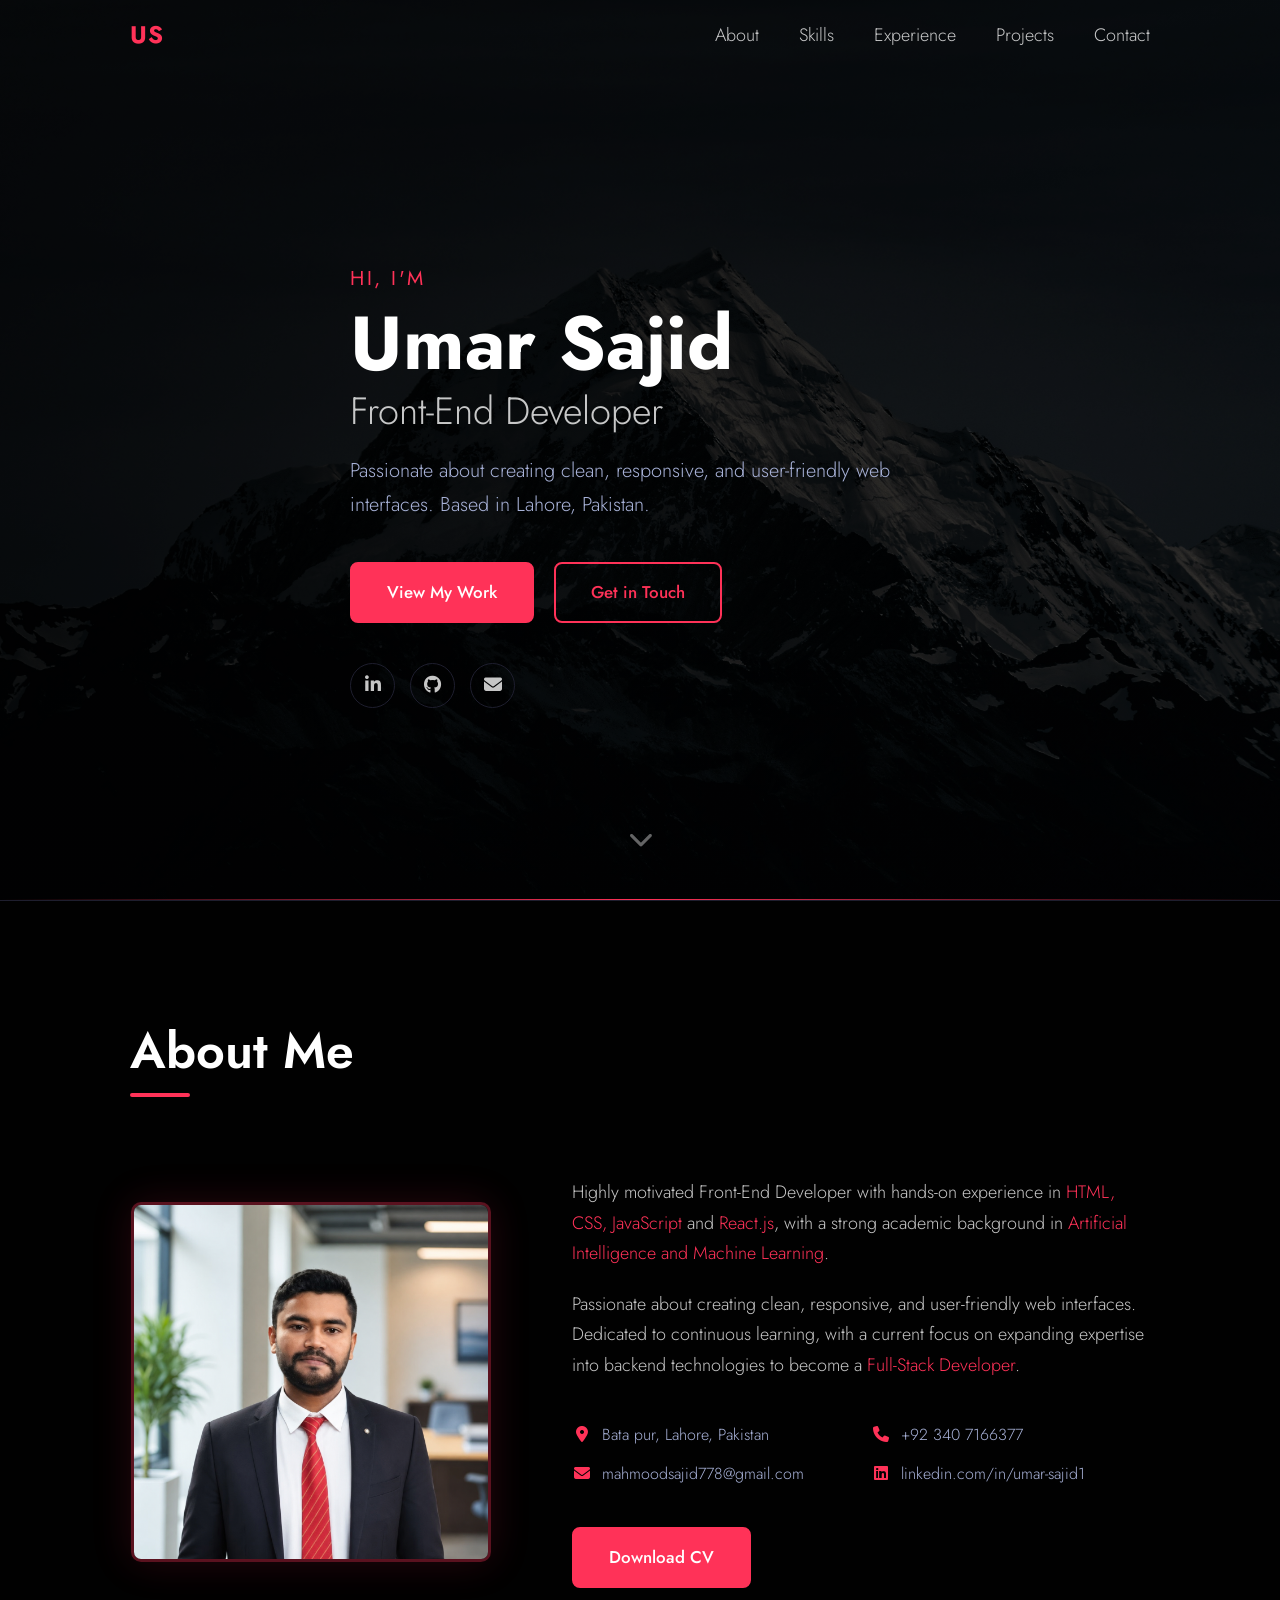
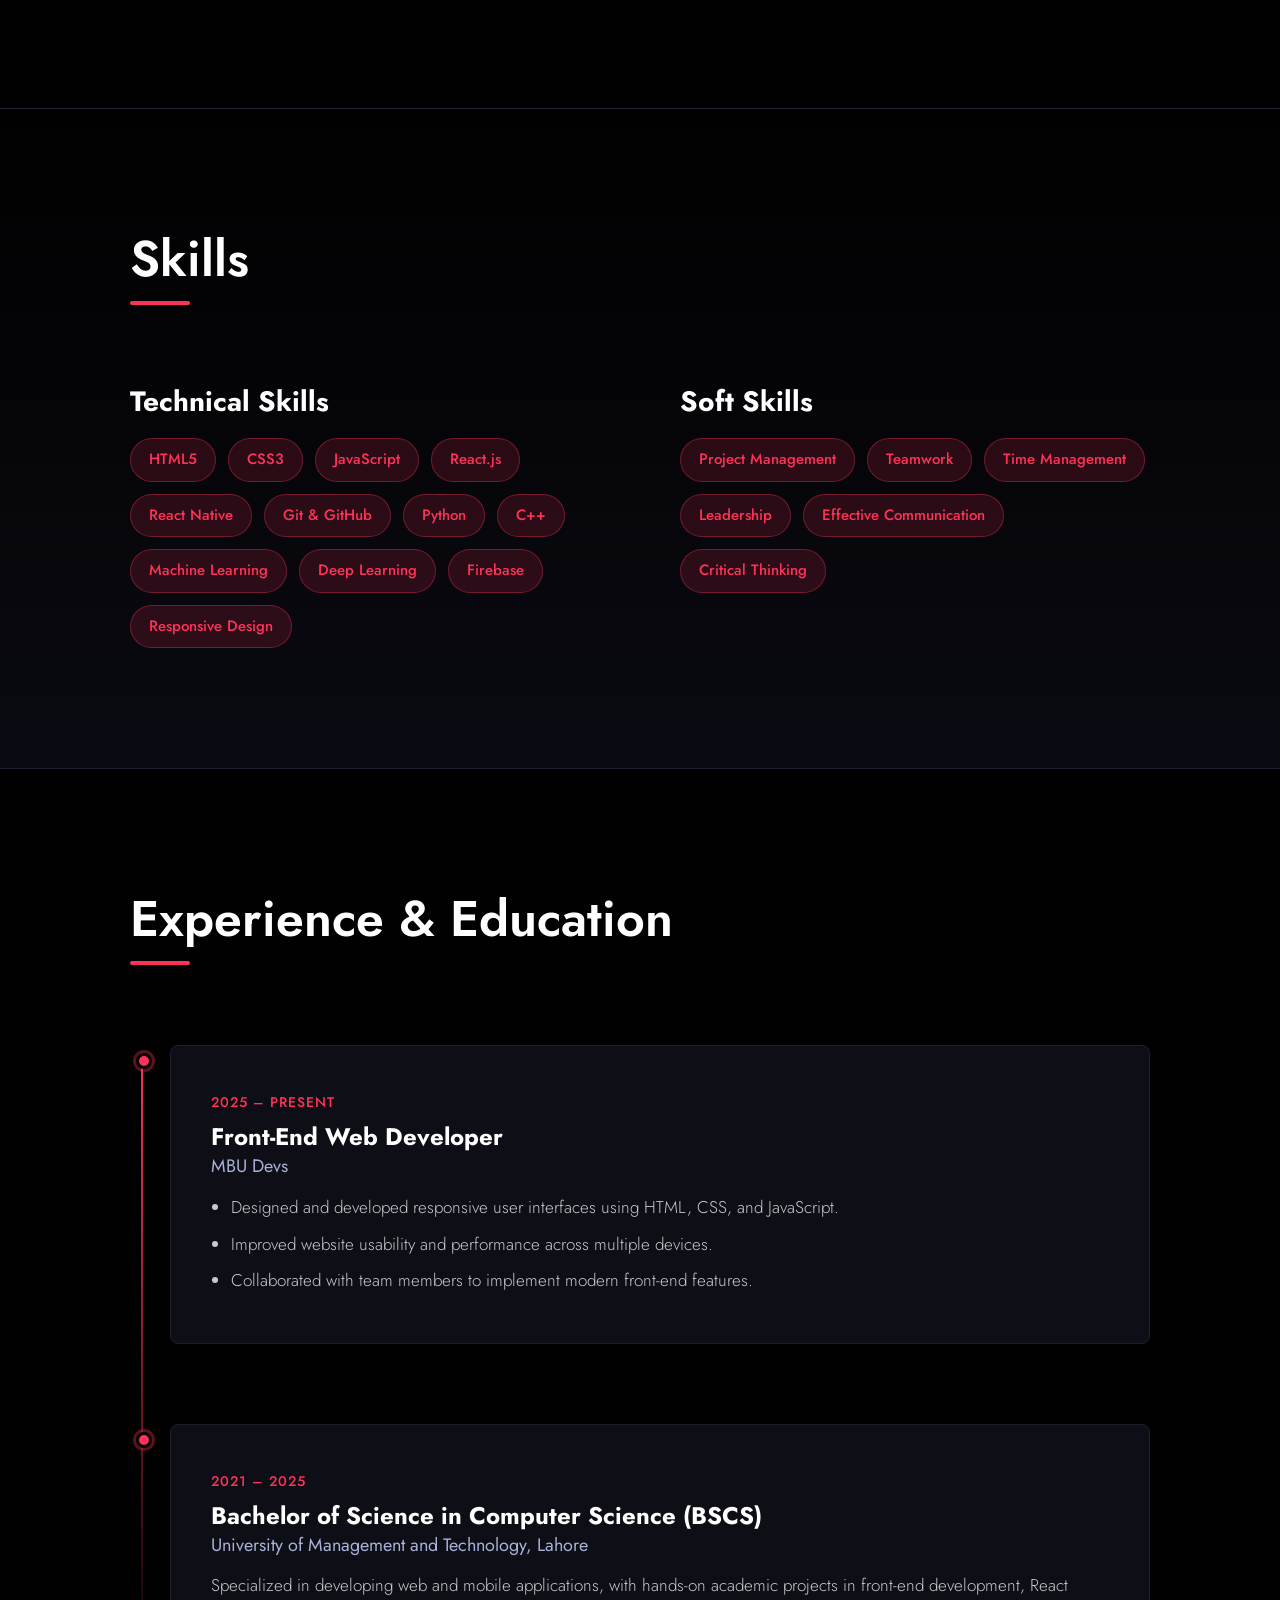
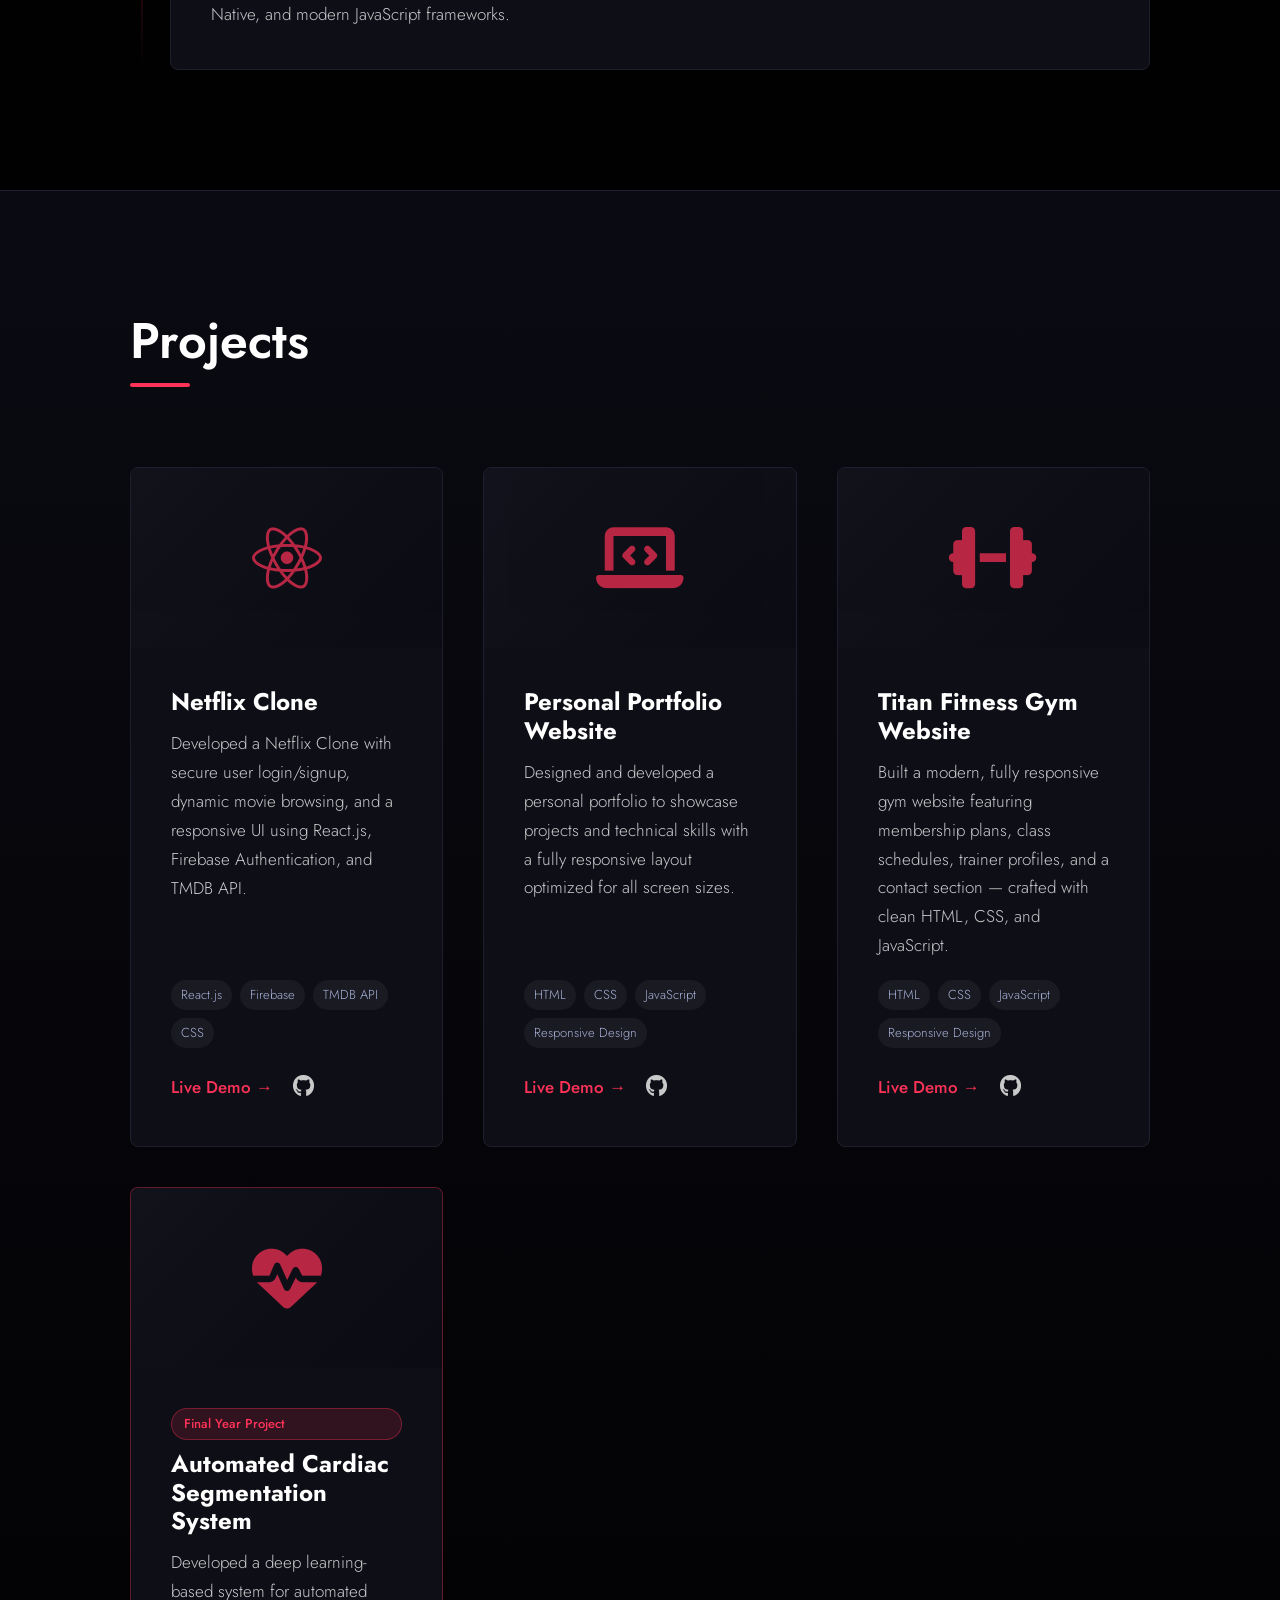
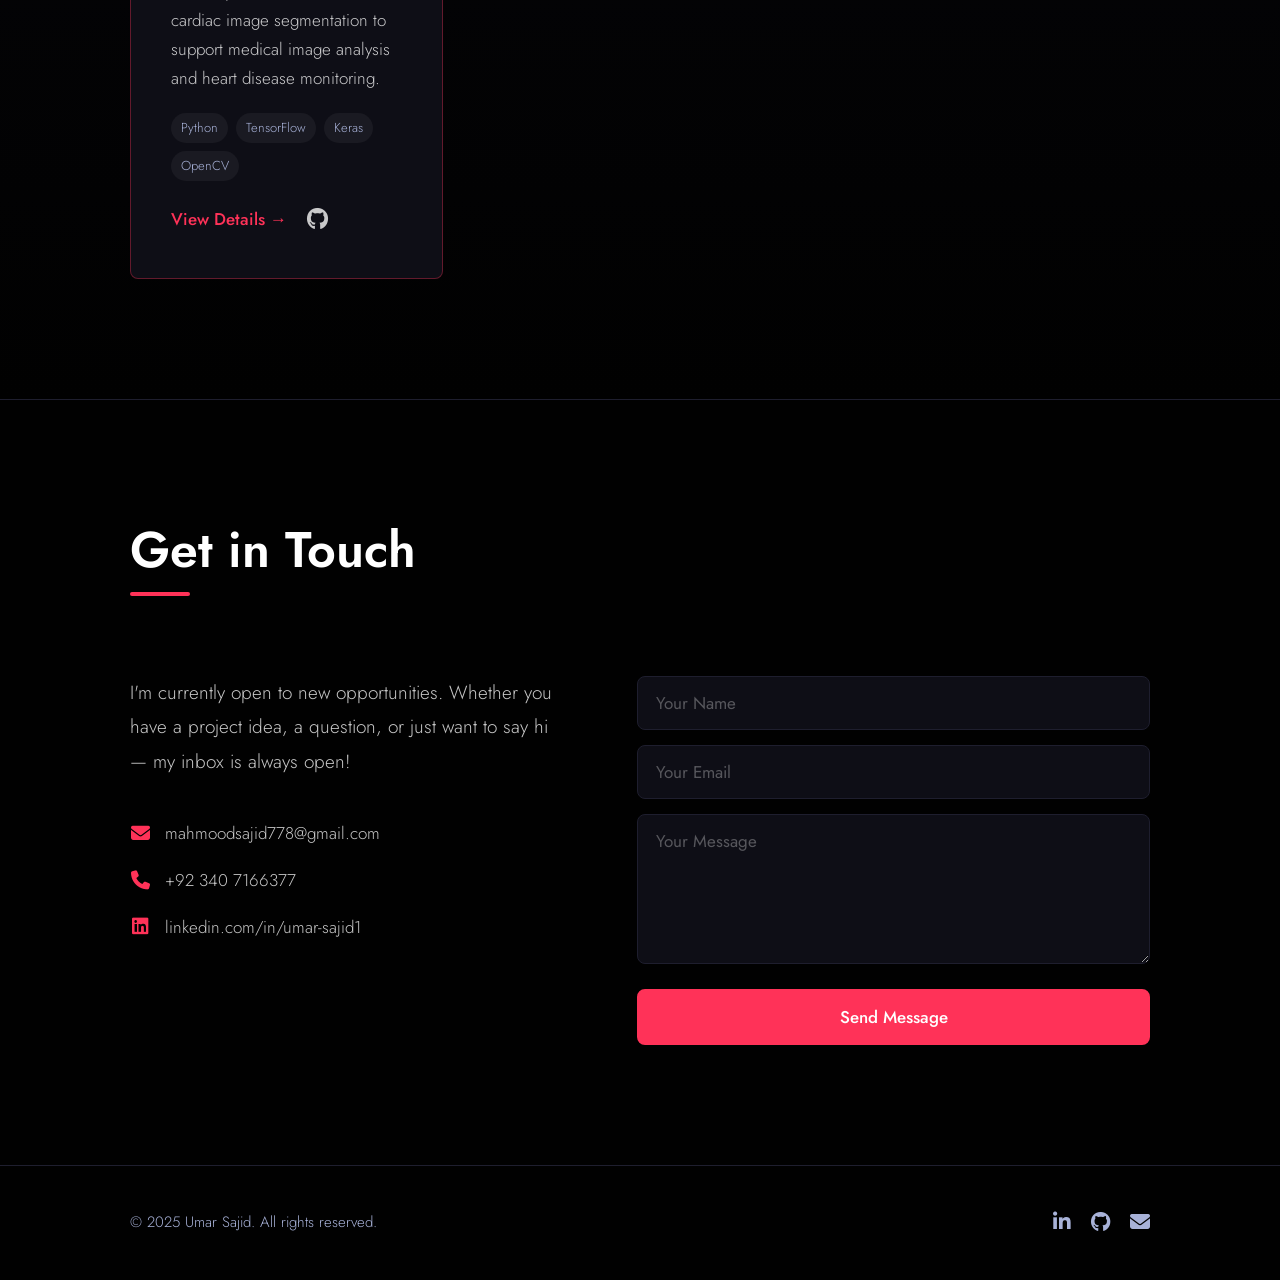
<file: index.html>
<!DOCTYPE html>
<html lang="en">

<head>
    <meta charset="UTF-8">
    <meta name="viewport" content="width=device-width, initial-scale=1.0">
    <title>Umar Sajid | Front-End Developer</title>
    <link rel="stylesheet" href="style.css">
    <link rel="preconnect" href="https://fonts.googleapis.com">
    <link rel="preconnect" href="https://fonts.gstatic.com" crossorigin>
    <link href="https://fonts.googleapis.com/css2?family=Jost:ital,wght@0,100..900;1,100..900&display=swap" rel="stylesheet">
    <link rel="stylesheet" href="https://cdnjs.cloudflare.com/ajax/libs/font-awesome/6.5.0/css/all.min.css">
    <script src="script.js" defer></script>
</head>

<body>

    <!-- ======= NAVBAR ======= -->
    <nav class="navbar" id="navbar">
        <div class="nav-container row">
            <a href="#home" class="nav-logo">US</a>
            <ul class="nav-links" id="nav-links">
                <li><a href="#about" class="nav-link">About</a></li>
                <li><a href="#skills" class="nav-link">Skills</a></li>
                <li><a href="#experience" class="nav-link">Experience</a></li>
                <li><a href="#projects" class="nav-link">Projects</a></li>
                <li><a href="#contact" class="nav-link">Contact</a></li>
            </ul>
            <button class="hamburger" id="hamburger" aria-label="Toggle navigation">
                <span></span>
                <span></span>
                <span></span>
            </button>
        </div>
    </nav>

    <!-- ======= HERO ======= -->
    <header id="home">
        <div class="hero-content row">
            <p class="hero-greeting">Hi, I'm</p>
            <h1 class="hero-name">Umar Sajid</h1>
            <h2 class="hero-title">Front-End Developer</h2>
            <p class="hero-desc">Passionate about creating clean, responsive, and user-friendly web interfaces. Based in Lahore, Pakistan.</p>
            <div class="hero-btns">
                <a href="#projects" class="btn">View My Work</a>
                <a href="#contact" class="btn btn-outline">Get in Touch</a>
            </div>
            <div class="hero-socials">
                <a href="https://linkedin.com/in/umar-sajid1" target="_blank" rel="noopener noreferrer" aria-label="LinkedIn"><i class="fab fa-linkedin-in"></i></a>
                <a href="https://github.com/mahmoodsajid778-droid" target="_blank" rel="noopener noreferrer" aria-label="GitHub"><i class="fab fa-github"></i></a>
                <a href="mailto:mahmoodsajid778@gmail.com" aria-label="Email"><i class="fas fa-envelope"></i></a>
            </div>
        </div>
        <div class="hero-scroll">
            <a href="#about" aria-label="Scroll down"><i class="fas fa-chevron-down"></i></a>
        </div>
    </header>

    <!-- ======= ABOUT ======= -->
    <section id="about">
        <div class="row">
            <h2 class="section-title">About Me</h2>
            <div class="about-grid">
                <div class="about-img-wrapper">
                    <div class="about-img-frame">
                        <img src="profile.png" alt="Umar Sajid">
                    </div>
                </div>
                <div class="about-text">
                    <p>Highly motivated Front-End Developer with hands-on experience in <span class="highlight">HTML, CSS, JavaScript</span> and <span class="highlight">React.js</span>, with a strong academic background in <span class="highlight">Artificial Intelligence and Machine Learning</span>.</p>
                    <p>Passionate about creating clean, responsive, and user-friendly web interfaces. Dedicated to continuous learning, with a current focus on expanding expertise into backend technologies to become a <span class="highlight">Full-Stack Developer</span>.</p>
                    <div class="about-info">
                        <div class="info-item">
                            <i class="fas fa-map-marker-alt"></i>
                            <span>Bata pur, Lahore, Pakistan</span>
                        </div>
                        <div class="info-item">
                            <i class="fas fa-phone"></i>
                            <span>+92 340 7166377</span>
                        </div>
                        <div class="info-item">
                            <i class="fas fa-envelope"></i>
                            <span>mahmoodsajid778@gmail.com</span>
                        </div>
                        <div class="info-item">
                            <i class="fab fa-linkedin"></i>
                            <span>linkedin.com/in/umar-sajid1</span>
                        </div>
                    </div>
                    <a href="Umar_Sajid_CV.pdf" class="btn" download="Umar_Sajid_CV.pdf">Download CV</a>
                </div>
            </div>
        </div>
    </section>

    <!-- ======= SKILLS ======= -->
    <section id="skills">
        <div class="row">
            <h2 class="section-title">Skills</h2>
            <div class="skills-grid">
                <div class="skills-col">
                    <h3>Technical Skills</h3>
                    <div class="skill-tags">
                        <span class="skill-tag">HTML5</span>
                        <span class="skill-tag">CSS3</span>
                        <span class="skill-tag">JavaScript</span>
                        <span class="skill-tag">React.js</span>
                        <span class="skill-tag">React Native</span>
                        <span class="skill-tag">Git &amp; GitHub</span>
                        <span class="skill-tag">Python</span>
                        <span class="skill-tag">C++</span>
                        <span class="skill-tag">Machine Learning</span>
                        <span class="skill-tag">Deep Learning</span>
                        <span class="skill-tag">Firebase</span>
                        <span class="skill-tag">Responsive Design</span>
                    </div>
                </div>
                <div class="skills-col">
                    <h3>Soft Skills</h3>
                    <div class="skill-tags">
                        <span class="skill-tag">Project Management</span>
                        <span class="skill-tag">Teamwork</span>
                        <span class="skill-tag">Time Management</span>
                        <span class="skill-tag">Leadership</span>
                        <span class="skill-tag">Effective Communication</span>
                        <span class="skill-tag">Critical Thinking</span>
                    </div>
                </div>
            </div>
        </div>
    </section>

    <!-- ======= EXPERIENCE ======= -->
    <section id="experience">
        <div class="row">
            <h2 class="section-title">Experience &amp; Education</h2>
            <div class="timeline">
                <div class="timeline-item">
                    <div class="timeline-dot"></div>
                    <div class="timeline-content">
                        <span class="timeline-date">2025 &ndash; Present</span>
                        <h3>Front-End Web Developer</h3>
                        <h4>MBU Devs</h4>
                        <ul>
                            <li>Designed and developed responsive user interfaces using HTML, CSS, and JavaScript.</li>
                            <li>Improved website usability and performance across multiple devices.</li>
                            <li>Collaborated with team members to implement modern front-end features.</li>
                        </ul>
                    </div>
                </div>
                <div class="timeline-item">
                    <div class="timeline-dot"></div>
                    <div class="timeline-content">
                        <span class="timeline-date">2021 &ndash; 2025</span>
                        <h3>Bachelor of Science in Computer Science (BSCS)</h3>
                        <h4>University of Management and Technology, Lahore</h4>
                        <p>Specialized in developing web and mobile applications, with hands-on academic projects in front-end development, React Native, and modern JavaScript frameworks.</p>
                    </div>
                </div>
            </div>
        </div>
    </section>

    <!-- ======= PROJECTS ======= -->
    <section id="projects">
        <div class="row">
            <h2 class="section-title">Projects</h2>
            <div class="projects-grid">

                <div class="project-card">
                    <div class="project-img">
                        <div class="project-img-placeholder">
                            <i class="fab fa-react"></i>
                        </div>
                    </div>
                    <div class="project-info">
                        <h3>Netflix Clone</h3>
                        <p>Developed a Netflix Clone with secure user login/signup, dynamic movie browsing, and a responsive UI using React.js, Firebase Authentication, and TMDB API.</p>
                        <div class="project-tags">
                            <span>React.js</span>
                            <span>Firebase</span>
                            <span>TMDB API</span>
                            <span>CSS</span>
                        </div>
                        <div class="project-links">
                            <a href="https://react-eval-movie-app-sepia.vercel.app/signin" target="_blank" rel="noopener noreferrer" class="btn-text">Live Demo &rarr;</a>
                            <a href="https://github.com/mahmoodsajid778-droid/first-demo-repo" target="_blank" rel="noopener noreferrer" class="icon-link" aria-label="GitHub"><i class="fab fa-github"></i></a>
                        </div>
                    </div>
                </div>

                <div class="project-card">
                    <div class="project-img">
                        <div class="project-img-placeholder">
                            <i class="fas fa-laptop-code"></i>
                        </div>
                    </div>
                    <div class="project-info">
                        <h3>Personal Portfolio Website</h3>
                        <p>Designed and developed a personal portfolio to showcase projects and technical skills with a fully responsive layout optimized for all screen sizes.</p>
                        <div class="project-tags">
                            <span>HTML</span>
                            <span>CSS</span>
                            <span>JavaScript</span>
                            <span>Responsive Design</span>
                        </div>
                        <div class="project-links">
                            <a href="https://my-portfolio-beta-wheat-30.vercel.app/" target="_blank" rel="noopener noreferrer" class="btn-text">Live Demo &rarr;</a>
                            <a href="https://github.com/mahmoodsajid778-droid/My-Portfolio" target="_blank" rel="noopener noreferrer" class="icon-link" aria-label="GitHub"><i class="fab fa-github"></i></a>
                        </div>
                    </div>
                </div>

                <div class="project-card">
                    <div class="project-img">
                        <div class="project-img-placeholder">
                            <i class="fas fa-dumbbell"></i>
                        </div>
                    </div>
                    <div class="project-info">
                        <h3>Titan Fitness Gym Website</h3>
                        <p>Built a modern, fully responsive gym website featuring membership plans, class schedules, trainer profiles, and a contact section — crafted with clean HTML, CSS, and JavaScript.</p>
                        <div class="project-tags">
                            <span>HTML</span>
                            <span>CSS</span>
                            <span>JavaScript</span>
                            <span>Responsive Design</span>
                        </div>
                        <div class="project-links">
                            <a href="https://titan-fitness-gym-website-seven.vercel.app/" target="_blank" rel="noopener noreferrer" class="btn-text">Live Demo &rarr;</a>
                            <a href="https://github.com/mahmoodsajid778-droid/Titan-Fitness-Gym-Website" target="_blank" rel="noopener noreferrer" class="icon-link" aria-label="GitHub"><i class="fab fa-github"></i></a>
                        </div>
                    </div>
                </div>

                <div class="project-card featured">
                    <div class="project-img">
                        <div class="project-img-placeholder">
                            <i class="fas fa-heartbeat"></i>
                        </div>
                    </div>
                    <div class="project-info">
                        <span class="project-badge">Final Year Project</span>
                        <h3>Automated Cardiac Segmentation System</h3>
                        <p>Developed a deep learning-based system for automated cardiac image segmentation to support medical image analysis and heart disease monitoring.</p>
                        <div class="project-tags">
                            <span>Python</span>
                            <span>TensorFlow</span>
                            <span>Keras</span>
                            <span>OpenCV</span>
                        </div>
                        <div class="project-links">
                            <a href="#" class="btn-text">View Details &rarr;</a>
                            <a href="#" class="icon-link" aria-label="GitHub"><i class="fab fa-github"></i></a>
                        </div>
                    </div>
                </div>

            </div>
        </div>
    </section>

    <!-- ======= CONTACT ======= -->
    <section id="contact">
        <div class="row">
            <h2 class="section-title">Get in Touch</h2>
            <div class="contact-grid">
                <div class="contact-info">
                    <p>I'm currently open to new opportunities. Whether you have a project idea, a question, or just want to say hi &mdash; my inbox is always open!</p>
                    <div class="contact-details">
                        <a href="mailto:mahmoodsajid778@gmail.com" class="contact-link">
                            <i class="fas fa-envelope"></i>
                            mahmoodsajid778@gmail.com
                        </a>
                        <a href="tel:+923407166377" class="contact-link">
                            <i class="fas fa-phone"></i>
                            +92 340 7166377
                        </a>
                        <a href="https://linkedin.com/in/umar-sajid1" target="_blank" rel="noopener noreferrer" class="contact-link">
                            <i class="fab fa-linkedin"></i>
                            linkedin.com/in/umar-sajid1
                        </a>
                    </div>
                </div>
                <form class="contact-form" id="contact-form" novalidate>
                    <div class="form-group">
                        <input type="text" id="name" name="name" placeholder="Your Name" required autocomplete="name">
                    </div>
                    <div class="form-group">
                        <input type="email" id="email" name="email" placeholder="Your Email" required autocomplete="email">
                    </div>
                    <div class="form-group">
                        <textarea id="message" name="message" placeholder="Your Message" rows="5" required></textarea>
                    </div>
                    <button type="submit" class="btn">Send Message</button>
                </form>
            </div>
        </div>
    </section>

    <!-- ======= FOOTER ======= -->
    <footer>
        <div class="row footer-inner">
            <p class="footer-copy">&copy; 2025 Umar Sajid. All rights reserved.</p>
            <div class="footer-socials">
                <a href="https://linkedin.com/in/umar-sajid1" target="_blank" rel="noopener noreferrer" aria-label="LinkedIn"><i class="fab fa-linkedin-in"></i></a>
                <a href="https://github.com/mahmoodsajid778-droid" target="_blank" rel="noopener noreferrer" aria-label="GitHub"><i class="fab fa-github"></i></a>
                <a href="mailto:mahmoodsajid778@gmail.com" aria-label="Email"><i class="fas fa-envelope"></i></a>
            </div>
        </div>
    </footer>

</body>

</html>
</file>
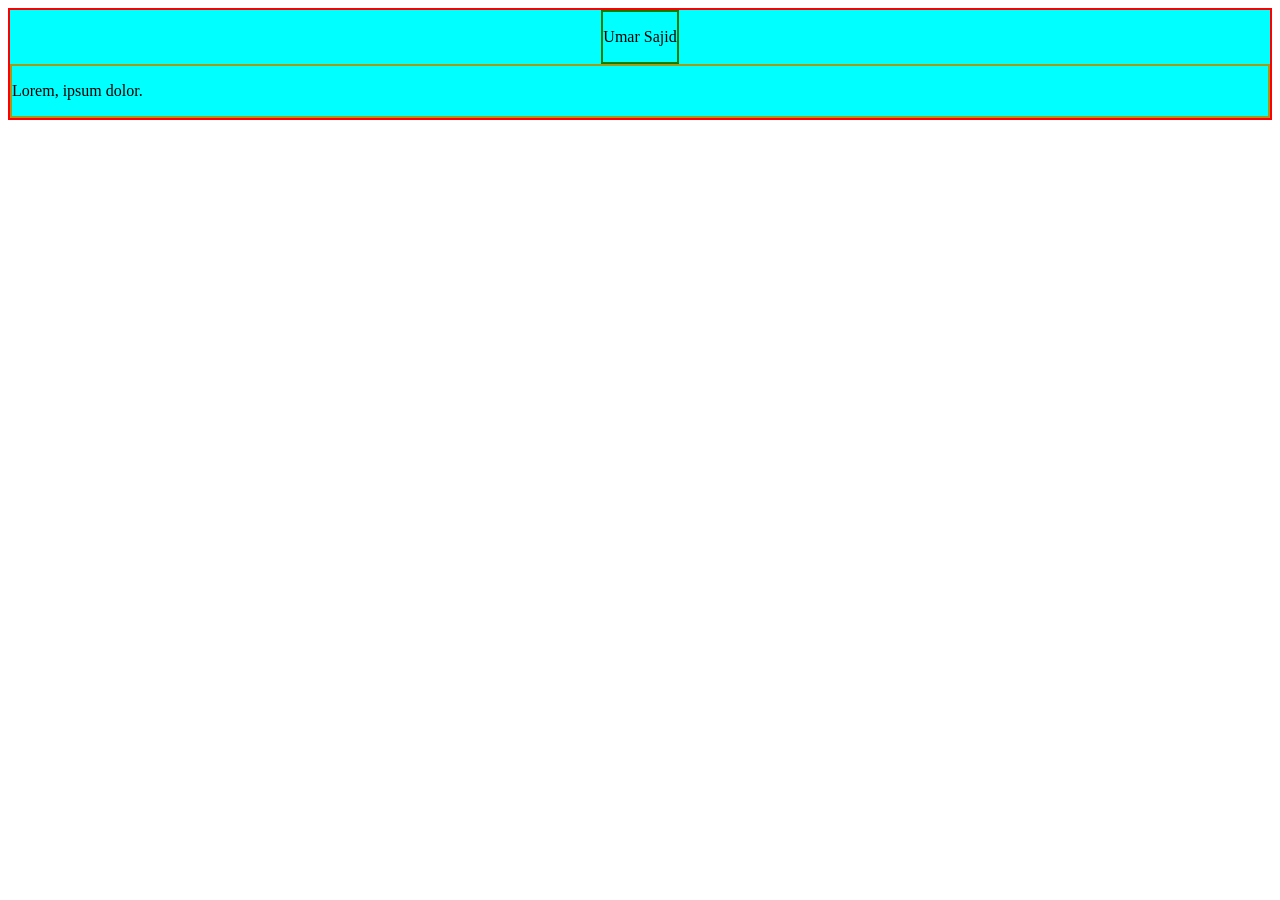
<file: confusions.html>
<!DOCTYPE html>
<html lang="en">

<head>
    <meta charset="UTF-8">
    <meta name="viewport" content="width=device-width, initial-scale=1.0">
    <title>confusions</title>
    <style>
        .container {
            border: 2px solid red;
            background-color: aqua;
            display: flex;
flex-direction: column;
        }

        .item1 {
            border: 2px solid green;
            /* max-width: 1090px; */
            margin: 0 auto;
            /* width: 100%; */
        }

        .item2 {
            border: 2px solid rgb(165, 153, 21);
        }

        .item{
            /* display: flex; */
        }
    </style>
</head>

<body>
    <div class="container">
        <div class="item1 item">
            <p>Umar Sajid</p>
        </div>
        <div class="item2 item">
            <p>Lorem, ipsum dolor.</p>
        </div>
    </div>
</body>

</html>
</file>
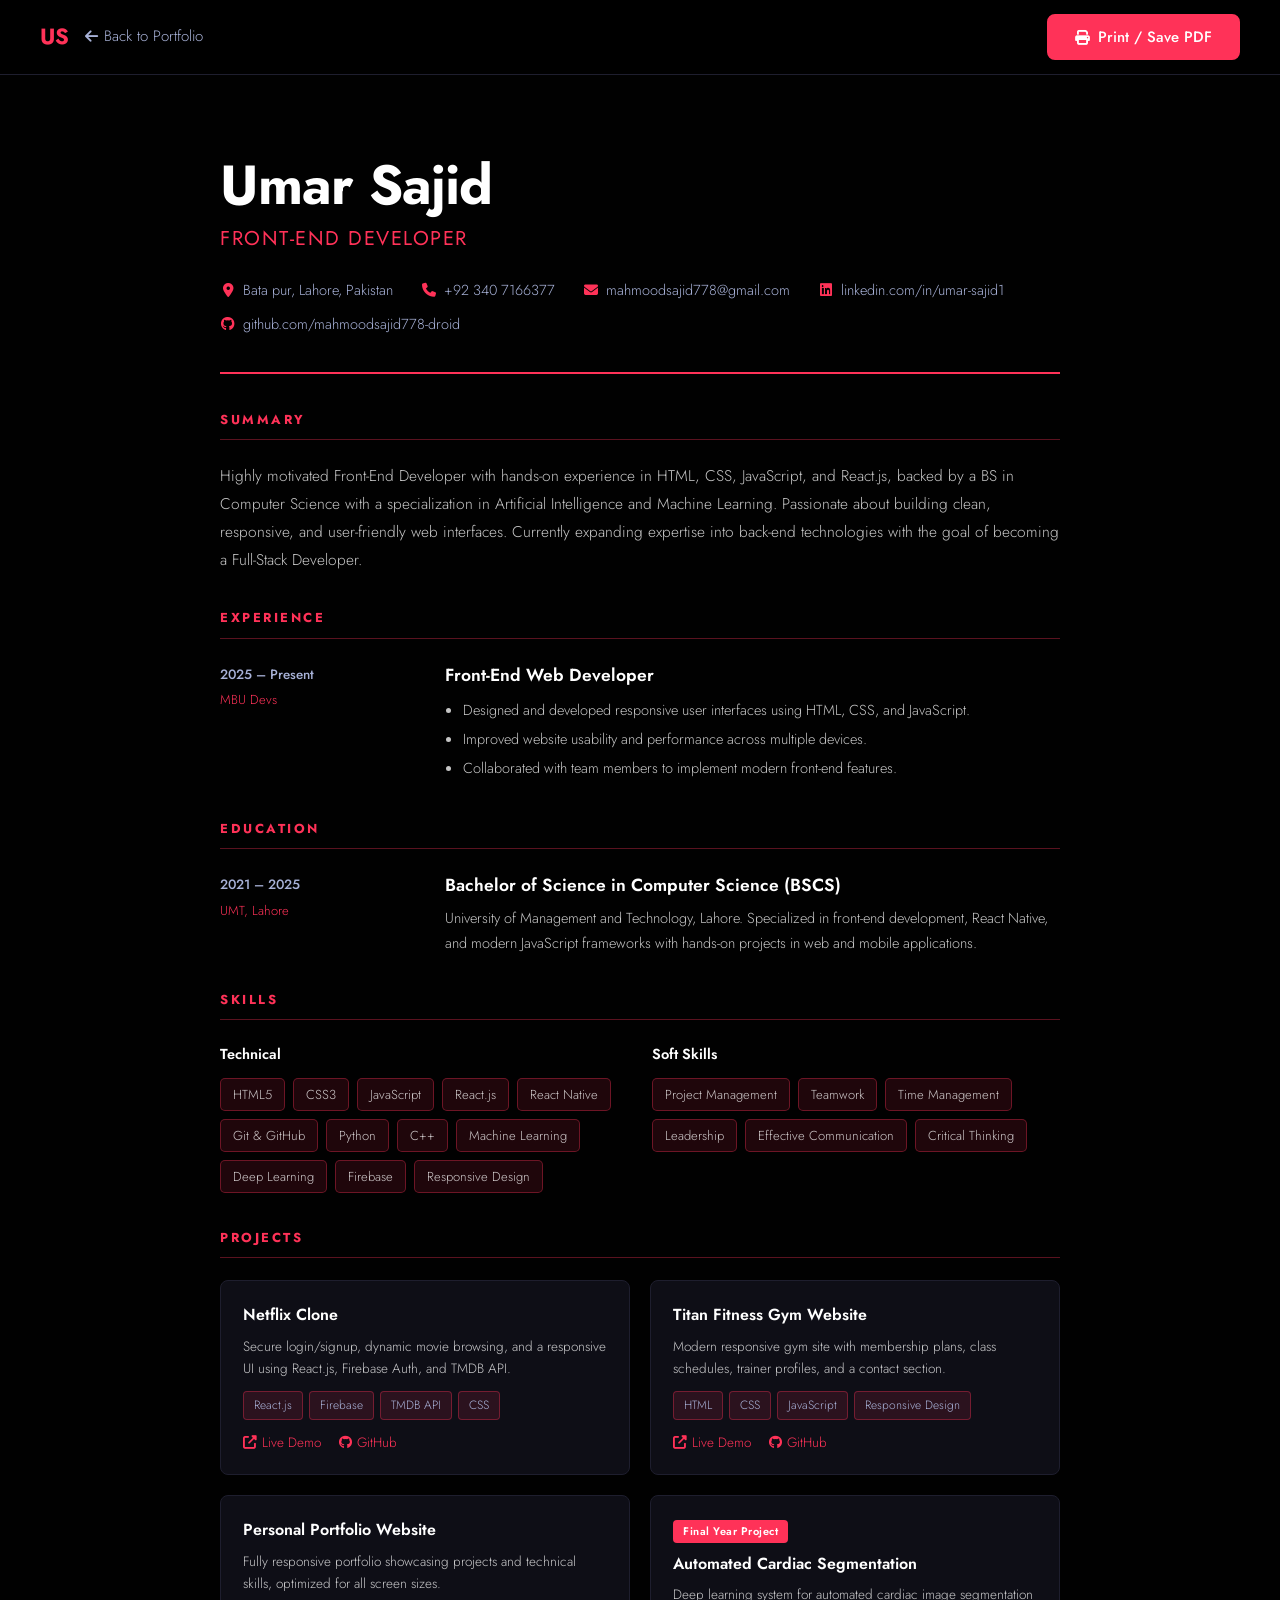
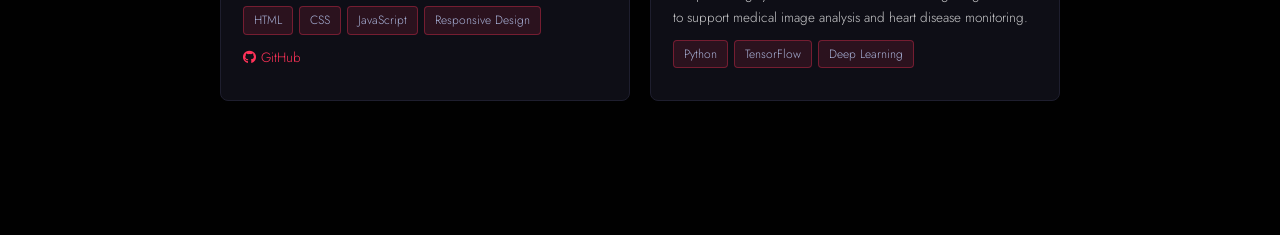
<file: resume.html>
<!DOCTYPE html>
<html lang="en">

<head>
    <meta charset="UTF-8">
    <meta name="viewport" content="width=device-width, initial-scale=1.0">
    <title>Umar Sajid | Resume</title>
    <link rel="preconnect" href="https://fonts.googleapis.com">
    <link rel="preconnect" href="https://fonts.gstatic.com" crossorigin>
    <link href="https://fonts.googleapis.com/css2?family=Jost:ital,wght@0,100..900;1,100..900&display=swap" rel="stylesheet">
    <link rel="stylesheet" href="https://cdnjs.cloudflare.com/ajax/libs/font-awesome/6.5.0/css/all.min.css">
    <style>
        *, *::before, *::after {
            padding: 0;
            margin: 0;
            box-sizing: border-box;
        }

        :root {
            --pink: #ff3258;
            --pink-dim: rgba(255, 50, 88, 0.12);
            --pink-border: rgba(255, 50, 88, 0.35);
            --white: #ffffff;
            --off-white: #ffffffc6;
            --light-gray: #a8b2d8;
            --black: #010101;
            --card-bg: #0e0e16;
            --border: #1e1e2e;
        }

        html {
            font-size: 62.5%;
            scroll-behavior: smooth;
        }

        body {
            font-family: 'Jost', sans-serif;
            background-color: var(--black);
            color: var(--off-white);
            font-size: 1.6rem;
            line-height: 1.7;
            font-weight: 300;
        }

        a { color: inherit; text-decoration: none; }
        ul { list-style: none; }

        /* ── TOP BAR ─────────────────────────── */
        .top-bar {
            background: rgba(1,1,1,0.95);
            backdrop-filter: blur(10px);
            border-bottom: 1px solid var(--border);
            position: sticky;
            top: 0;
            z-index: 100;
            padding: 1.4rem 4rem;
            display: flex;
            align-items: center;
            justify-content: space-between;
            gap: 2rem;
        }

        .top-bar-left {
            display: flex;
            align-items: center;
            gap: 1.6rem;
        }

        .top-bar-logo {
            font-size: 2.2rem;
            font-weight: 700;
            color: var(--pink);
        }

        .top-bar a.back-link {
            font-size: 1.5rem;
            color: var(--light-gray);
            display: flex;
            align-items: center;
            gap: 0.6rem;
            transition: color 0.25s;
        }

        .top-bar a.back-link:hover { color: var(--white); }

        .print-btn {
            display: inline-flex;
            align-items: center;
            gap: 0.8rem;
            padding: 1rem 2.6rem;
            background-color: var(--pink);
            color: var(--white);
            font-family: 'Jost', sans-serif;
            font-size: 1.5rem;
            font-weight: 500;
            border: 2px solid var(--pink);
            border-radius: 0.8rem;
            cursor: pointer;
            transition: all 0.3s ease;
        }

        .print-btn:hover {
            background-color: transparent;
            color: var(--pink);
        }

        /* ── RESUME WRAPPER ──────────────────── */
        .resume-wrapper {
            max-width: 900px;
            margin: 4rem auto;
            padding: 0 3rem 6rem;
        }

        /* ── HEADER ─────────────────────────── */
        .resume-header {
            padding: 4rem 0 3.5rem;
            border-bottom: 2px solid var(--pink);
            margin-bottom: 3.5rem;
        }

        .resume-name {
            font-size: 5.5rem;
            font-weight: 700;
            color: var(--white);
            letter-spacing: -0.1rem;
            line-height: 1.1;
        }

        .resume-title {
            font-size: 2rem;
            font-weight: 400;
            color: var(--pink);
            margin-top: 0.6rem;
            letter-spacing: 0.15rem;
            text-transform: uppercase;
        }

        .resume-contact {
            display: flex;
            flex-wrap: wrap;
            gap: 1rem 2.8rem;
            margin-top: 2.2rem;
        }

        .contact-item {
            display: flex;
            align-items: center;
            gap: 0.7rem;
            font-size: 1.45rem;
            color: var(--light-gray);
        }

        .contact-item i {
            color: var(--pink);
            font-size: 1.4rem;
            width: 1.6rem;
            text-align: center;
        }

        .contact-item a:hover { color: var(--white); }

        /* ── SECTIONS ───────────────────────── */
        .resume-section {
            margin-bottom: 3.4rem;
        }

        .resume-section-title {
            font-size: 1.3rem;
            font-weight: 700;
            text-transform: uppercase;
            letter-spacing: 0.25rem;
            color: var(--pink);
            border-bottom: 1px solid var(--pink-border);
            padding-bottom: 0.8rem;
            margin-bottom: 2.2rem;
        }

        /* ── SUMMARY ────────────────────────── */
        .resume-summary p {
            font-size: 1.55rem;
            color: var(--off-white);
            line-height: 1.8;
        }

        /* ── EXPERIENCE / EDUCATION ─────────── */
        .timeline-item {
            display: grid;
            grid-template-columns: 1fr 3fr;
            gap: 2rem;
            margin-bottom: 2.8rem;
        }

        .timeline-meta {
            padding-top: 0.3rem;
        }

        .timeline-date {
            font-size: 1.35rem;
            color: var(--light-gray);
            font-weight: 500;
            white-space: nowrap;
        }

        .timeline-org {
            font-size: 1.3rem;
            color: var(--pink);
            margin-top: 0.3rem;
        }

        .timeline-body h3 {
            font-size: 1.75rem;
            font-weight: 600;
            color: var(--white);
            margin-bottom: 0.5rem;
        }

        .timeline-body ul {
            margin-top: 0.8rem;
            padding-left: 1.8rem;
            list-style: disc;
        }

        .timeline-body ul li {
            font-size: 1.45rem;
            color: var(--off-white);
            margin-bottom: 0.4rem;
        }

        .timeline-body p {
            font-size: 1.45rem;
            color: var(--off-white);
            margin-top: 0.5rem;
        }

        /* ── SKILLS ─────────────────────────── */
        .skills-block {
            display: grid;
            grid-template-columns: 1fr 1fr;
            gap: 2.4rem;
        }

        .skills-group h4 {
            font-size: 1.45rem;
            font-weight: 600;
            color: var(--white);
            margin-bottom: 1.1rem;
        }

        .skill-tags {
            display: flex;
            flex-wrap: wrap;
            gap: 0.8rem;
        }

        .skill-tag {
            background: var(--pink-dim);
            border: 1px solid var(--pink-border);
            color: var(--off-white);
            font-size: 1.3rem;
            padding: 0.45rem 1.2rem;
            border-radius: 0.5rem;
            font-family: 'Jost', sans-serif;
        }

        /* ── PROJECTS ───────────────────────── */
        .projects-list {
            display: grid;
            grid-template-columns: 1fr 1fr;
            gap: 2rem;
        }

        .project-item {
            background: var(--card-bg);
            border: 1px solid var(--border);
            border-radius: 0.8rem;
            padding: 2rem 2.2rem;
            transition: border-color 0.3s;
        }

        .project-item:hover {
            border-color: var(--pink-border);
        }

        .project-item h3 {
            font-size: 1.6rem;
            font-weight: 600;
            color: var(--white);
            margin-bottom: 0.7rem;
        }

        .project-item p {
            font-size: 1.35rem;
            color: var(--off-white);
            margin-bottom: 1.1rem;
            line-height: 1.65;
        }

        .project-item-tags {
            display: flex;
            flex-wrap: wrap;
            gap: 0.6rem;
            margin-bottom: 1.2rem;
        }

        .project-item-tags span {
            background: var(--pink-dim);
            border: 1px solid var(--pink-border);
            color: var(--light-gray);
            font-size: 1.2rem;
            padding: 0.3rem 1rem;
            border-radius: 0.4rem;
        }

        .project-item-links {
            display: flex;
            gap: 1.8rem;
        }

        .project-item-links a {
            font-size: 1.35rem;
            color: var(--pink);
            display: flex;
            align-items: center;
            gap: 0.5rem;
            transition: opacity 0.25s;
        }

        .project-item-links a:hover { opacity: 0.75; }

        .project-badge {
            display: inline-block;
            background: var(--pink);
            color: var(--white);
            font-size: 1.1rem;
            font-weight: 600;
            padding: 0.2rem 1rem;
            border-radius: 0.4rem;
            margin-bottom: 0.7rem;
            letter-spacing: 0.05rem;
        }

        /* ── PRINT ──────────────────────────── */
        @media print {
            body {
                background: #fff;
                color: #111;
                font-size: 10pt;
            }

            :root {
                --pink: #cc1e3f;
                --off-white: #222;
                --light-gray: #555;
                --card-bg: #f9f9f9;
                --border: #ddd;
                --pink-border: rgba(204,30,63,0.3);
                --pink-dim: rgba(204,30,63,0.06);
                --white: #000;
            }

            .top-bar, .print-btn { display: none !important; }

            .resume-wrapper {
                margin: 0;
                padding: 1cm 1.4cm;
                max-width: 100%;
            }

            .resume-name { font-size: 28pt; }
            .resume-title { font-size: 11pt; }

            .project-item, .timeline-body ul li, .contact-item,
            .resume-summary p { font-size: 9pt; }

            .timeline-item { gap: 1rem; }
            .projects-list { grid-template-columns: 1fr 1fr; }

            a { color: inherit; }
        }

        /* ── RESPONSIVE ─────────────────────── */
        @media (max-width: 680px) {
            .resume-name { font-size: 3.8rem; }
            .timeline-item { grid-template-columns: 1fr; gap: 0.4rem; }
            .skills-block { grid-template-columns: 1fr; }
            .projects-list { grid-template-columns: 1fr; }
            .resume-wrapper { padding: 0 1.8rem 5rem; }
            .top-bar { padding: 1.2rem 2rem; }
        }
    </style>
</head>

<body>

    <!-- TOP BAR -->
    <div class="top-bar">
        <div class="top-bar-left">
            <span class="top-bar-logo">US</span>
            <a href="index.html" class="back-link">
                <i class="fas fa-arrow-left"></i> Back to Portfolio
            </a>
        </div>
        <button class="print-btn" onclick="window.print()">
            <i class="fas fa-print"></i> Print / Save PDF
        </button>
    </div>

    <!-- RESUME -->
    <div class="resume-wrapper">

        <!-- HEADER -->
        <header class="resume-header">
            <h1 class="resume-name">Umar Sajid</h1>
            <p class="resume-title">Front-End Developer</p>
            <div class="resume-contact">
                <div class="contact-item">
                    <i class="fas fa-map-marker-alt"></i>
                    <span>Bata pur, Lahore, Pakistan</span>
                </div>
                <div class="contact-item">
                    <i class="fas fa-phone"></i>
                    <a href="tel:+923407166377">+92 340 7166377</a>
                </div>
                <div class="contact-item">
                    <i class="fas fa-envelope"></i>
                    <a href="mailto:mahmoodsajid778@gmail.com">mahmoodsajid778@gmail.com</a>
                </div>
                <div class="contact-item">
                    <i class="fab fa-linkedin"></i>
                    <a href="https://linkedin.com/in/umar-sajid1" target="_blank" rel="noopener noreferrer">linkedin.com/in/umar-sajid1</a>
                </div>
                <div class="contact-item">
                    <i class="fab fa-github"></i>
                    <a href="https://github.com/mahmoodsajid778-droid" target="_blank" rel="noopener noreferrer">github.com/mahmoodsajid778-droid</a>
                </div>
            </div>
        </header>

        <!-- SUMMARY -->
        <section class="resume-section resume-summary">
            <h2 class="resume-section-title">Summary</h2>
            <p>Highly motivated Front-End Developer with hands-on experience in HTML, CSS, JavaScript, and React.js, backed by a BS in Computer Science with a specialization in Artificial Intelligence and Machine Learning. Passionate about building clean, responsive, and user-friendly web interfaces. Currently expanding expertise into back-end technologies with the goal of becoming a Full-Stack Developer.</p>
        </section>

        <!-- EXPERIENCE -->
        <section class="resume-section">
            <h2 class="resume-section-title">Experience</h2>

            <div class="timeline-item">
                <div class="timeline-meta">
                    <div class="timeline-date">2025 &ndash; Present</div>
                    <div class="timeline-org">MBU Devs</div>
                </div>
                <div class="timeline-body">
                    <h3>Front-End Web Developer</h3>
                    <ul>
                        <li>Designed and developed responsive user interfaces using HTML, CSS, and JavaScript.</li>
                        <li>Improved website usability and performance across multiple devices.</li>
                        <li>Collaborated with team members to implement modern front-end features.</li>
                    </ul>
                </div>
            </div>
        </section>

        <!-- EDUCATION -->
        <section class="resume-section">
            <h2 class="resume-section-title">Education</h2>

            <div class="timeline-item">
                <div class="timeline-meta">
                    <div class="timeline-date">2021 &ndash; 2025</div>
                    <div class="timeline-org">UMT, Lahore</div>
                </div>
                <div class="timeline-body">
                    <h3>Bachelor of Science in Computer Science (BSCS)</h3>
                    <p>University of Management and Technology, Lahore. Specialized in front-end development, React Native, and modern JavaScript frameworks with hands-on projects in web and mobile applications.</p>
                </div>
            </div>
        </section>

        <!-- SKILLS -->
        <section class="resume-section">
            <h2 class="resume-section-title">Skills</h2>
            <div class="skills-block">
                <div class="skills-group">
                    <h4>Technical</h4>
                    <div class="skill-tags">
                        <span class="skill-tag">HTML5</span>
                        <span class="skill-tag">CSS3</span>
                        <span class="skill-tag">JavaScript</span>
                        <span class="skill-tag">React.js</span>
                        <span class="skill-tag">React Native</span>
                        <span class="skill-tag">Git &amp; GitHub</span>
                        <span class="skill-tag">Python</span>
                        <span class="skill-tag">C++</span>
                        <span class="skill-tag">Machine Learning</span>
                        <span class="skill-tag">Deep Learning</span>
                        <span class="skill-tag">Firebase</span>
                        <span class="skill-tag">Responsive Design</span>
                    </div>
                </div>
                <div class="skills-group">
                    <h4>Soft Skills</h4>
                    <div class="skill-tags">
                        <span class="skill-tag">Project Management</span>
                        <span class="skill-tag">Teamwork</span>
                        <span class="skill-tag">Time Management</span>
                        <span class="skill-tag">Leadership</span>
                        <span class="skill-tag">Effective Communication</span>
                        <span class="skill-tag">Critical Thinking</span>
                    </div>
                </div>
            </div>
        </section>

        <!-- PROJECTS -->
        <section class="resume-section">
            <h2 class="resume-section-title">Projects</h2>
            <div class="projects-list">

                <div class="project-item">
                    <h3>Netflix Clone</h3>
                    <p>Secure login/signup, dynamic movie browsing, and a responsive UI using React.js, Firebase Auth, and TMDB API.</p>
                    <div class="project-item-tags">
                        <span>React.js</span><span>Firebase</span><span>TMDB API</span><span>CSS</span>
                    </div>
                    <div class="project-item-links">
                        <a href="https://react-eval-movie-app-sepia.vercel.app/signin" target="_blank" rel="noopener noreferrer"><i class="fas fa-external-link-alt"></i> Live Demo</a>
                        <a href="https://github.com/mahmoodsajid778-droid/first-demo-repo" target="_blank" rel="noopener noreferrer"><i class="fab fa-github"></i> GitHub</a>
                    </div>
                </div>

                <div class="project-item">
                    <h3>Titan Fitness Gym Website</h3>
                    <p>Modern responsive gym site with membership plans, class schedules, trainer profiles, and a contact section.</p>
                    <div class="project-item-tags">
                        <span>HTML</span><span>CSS</span><span>JavaScript</span><span>Responsive Design</span>
                    </div>
                    <div class="project-item-links">
                        <a href="https://titan-fitness-gym-website-seven.vercel.app/" target="_blank" rel="noopener noreferrer"><i class="fas fa-external-link-alt"></i> Live Demo</a>
                        <a href="https://github.com/mahmoodsajid778-droid/Titan-Fitness-Gym-Website" target="_blank" rel="noopener noreferrer"><i class="fab fa-github"></i> GitHub</a>
                    </div>
                </div>

                <div class="project-item">
                    <h3>Personal Portfolio Website</h3>
                    <p>Fully responsive portfolio showcasing projects and technical skills, optimized for all screen sizes.</p>
                    <div class="project-item-tags">
                        <span>HTML</span><span>CSS</span><span>JavaScript</span><span>Responsive Design</span>
                    </div>
                    <div class="project-item-links">
                        <a href="https://github.com/mahmoodsajid778-droid/My-Portfolio" target="_blank" rel="noopener noreferrer"><i class="fab fa-github"></i> GitHub</a>
                    </div>
                </div>

                <div class="project-item">
                    <span class="project-badge">Final Year Project</span>
                    <h3>Automated Cardiac Segmentation</h3>
                    <p>Deep learning system for automated cardiac image segmentation to support medical image analysis and heart disease monitoring.</p>
                    <div class="project-item-tags">
                        <span>Python</span><span>TensorFlow</span><span>Deep Learning</span>
                    </div>
                </div>

            </div>
        </section>

    </div><!-- /resume-wrapper -->

</body>
</html>
</file>
<file: style.css>
/* ========================
   BASIC SETUP
======================== */
*, *::before, *::after {
    padding: 0;
    margin: 0;
    box-sizing: border-box;
}

html {
    font-size: 62.5%; /* 1rem = 10px */
    scroll-behavior: smooth;
}

:root {
    --pink: #ff3258;
    --pink-dim: rgba(255, 50, 88, 0.15);
    --pink-border: rgba(255, 50, 88, 0.35);
    --white: #ffffff;
    --off-white: #ffffffc6;
    --light-gray: #a8b2d8;
    --black: #010101;
    --card-bg: #0e0e16;
    --border: #1e1e2e;

    --nav-height: 7rem;

    --fs-xl: 7.5rem;
    --fs-h2: 5rem;
    --fs-h3: 2.8rem;
    --fs-body: 1.8rem;
    --fs-small: 1.5rem;

    --sp-xs: 1rem;
    --sp-sm: 2rem;
    --sp-md: 4rem;
    --sp-lg: 8rem;
    --sp-xl: 12rem;

    --radius: 0.8rem;
    --transition: all 0.3s ease;
    --max-width: 1100px;
}

body {
    color: var(--off-white);
    font-family: 'Jost', sans-serif;
    font-size: var(--fs-body);
    background-color: var(--black);
    line-height: 1.7;
    font-weight: 300;
    overflow-x: hidden;
}

img {
    max-width: 100%;
    display: block;
}

a {
    color: inherit;
    text-decoration: none;
}

ul {
    list-style: none;
}

.row {
    max-width: var(--max-width);
    margin: 0 auto;
    padding: 0 var(--sp-md);
}

section {
    padding: var(--sp-xl) 0;
    border-top: 1px solid var(--border);
}

h1, h2, h3, h4 {
    color: var(--white);
    line-height: 1.2;
}

.section-title {
    font-size: var(--fs-h2);
    font-weight: 600;
    margin-bottom: var(--sp-lg);
}

.section-title::after {
    content: '';
    display: block;
    width: 6rem;
    height: 0.4rem;
    background: var(--pink);
    margin-top: 1.2rem;
    border-radius: 2px;
}

.highlight {
    color: var(--pink);
}

/* ========================
   BUTTONS
======================== */
.btn {
    display: inline-block;
    padding: 1.4rem 3.5rem;
    background-color: var(--pink);
    color: var(--white);
    font-size: 1.7rem;
    font-weight: 500;
    border-radius: var(--radius);
    border: 2px solid var(--pink);
    transition: var(--transition);
    cursor: pointer;
    font-family: 'Jost', sans-serif;
}

.btn:hover,
.btn:focus {
    background-color: transparent;
    color: var(--pink);
}

.btn-outline {
    background-color: transparent;
    color: var(--pink);
}

.btn-outline:hover,
.btn-outline:focus {
    background-color: var(--pink);
    color: var(--white);
}

.btn-text {
    color: var(--pink);
    font-size: 1.7rem;
    font-weight: 500;
    display: inline-flex;
    align-items: center;
    gap: 0.5rem;
    transition: var(--transition);
}

.btn-text:hover {
    gap: 1.2rem;
}

/* ========================
   NAVBAR
======================== */
.navbar {
    position: fixed;
    top: 0;
    left: 0;
    right: 0;
    z-index: 1000;
    height: var(--nav-height);
    transition: var(--transition);
}

.navbar.scrolled {
    background-color: rgba(1, 1, 1, 0.95);
    backdrop-filter: blur(10px);
    box-shadow: 0 2px 20px rgba(0, 0, 0, 0.5);
}

.nav-container {
    display: flex;
    align-items: center;
    justify-content: space-between;
    height: var(--nav-height);
}

.nav-logo {
    font-size: 2.4rem;
    font-weight: 700;
    color: var(--pink);
    letter-spacing: 0.1rem;
}

.nav-links {
    display: flex;
    align-items: center;
    gap: 4rem;
}

.nav-link {
    font-size: 1.8rem;
    color: var(--off-white);
    transition: var(--transition);
    position: relative;
}

.nav-link::after {
    content: '';
    position: absolute;
    bottom: -4px;
    left: 0;
    width: 0;
    height: 2px;
    background: var(--pink);
    transition: var(--transition);
}

.nav-link:hover,
.nav-link.active {
    color: var(--white);
}

.nav-link:hover::after,
.nav-link.active::after {
    width: 100%;
}

/* Hamburger */
.hamburger {
    display: none;
    flex-direction: column;
    gap: 6px;
    background: none;
    border: none;
    cursor: pointer;
    padding: 0.5rem;
    z-index: 1100;
}

.hamburger span {
    display: block;
    width: 28px;
    height: 2px;
    background-color: var(--white);
    transition: var(--transition);
    border-radius: 2px;
}

.hamburger.open span:nth-child(1) {
    transform: translateY(8px) rotate(45deg);
}

.hamburger.open span:nth-child(2) {
    opacity: 0;
    transform: scaleX(0);
}

.hamburger.open span:nth-child(3) {
    transform: translateY(-8px) rotate(-45deg);
}

/* ========================
   HERO
======================== */
header {
    position: relative;
    min-height: 100vh;
    display: flex;
    flex-direction: column;
    justify-content: center;
    background-image:
        linear-gradient(135deg, rgba(0,0,0,0.88) 0%, rgba(0,0,0,0.7) 100%),
        url('header_image.jpg');
    background-size: cover;
    background-position: center;
    background-attachment: fixed;
    overflow: hidden;
}

header::after {
    content: '';
    position: absolute;
    bottom: 0;
    left: 0;
    right: 0;
    height: 1px;
    background: linear-gradient(90deg, transparent, var(--pink), transparent);
}

.hero-content {
    padding-top: var(--nav-height);
}

.hero-greeting {
    color: var(--pink);
    font-size: 2rem;
    font-weight: 400;
    margin-bottom: 0.8rem;
    letter-spacing: 0.25rem;
    text-transform: uppercase;
}

.hero-name {
    font-size: var(--fs-xl);
    font-weight: 700;
    color: var(--white);
    line-height: 1.05;
    margin-bottom: 0.5rem;
}

.hero-title {
    font-size: 3.8rem;
    font-weight: 300;
    color: var(--off-white);
    margin-bottom: var(--sp-sm);
}

.hero-desc {
    max-width: 58rem;
    font-size: 2rem;
    color: var(--light-gray);
    margin-bottom: var(--sp-md);
}

.hero-btns {
    display: flex;
    gap: var(--sp-sm);
    flex-wrap: wrap;
    margin-bottom: var(--sp-md);
}

.hero-socials {
    display: flex;
    gap: 1.5rem;
}

.hero-socials a {
    display: flex;
    align-items: center;
    justify-content: center;
    width: 4.5rem;
    height: 4.5rem;
    border: 1px solid var(--border);
    border-radius: 50%;
    font-size: 1.8rem;
    color: var(--off-white);
    transition: var(--transition);
}

.hero-socials a:hover {
    border-color: var(--pink);
    color: var(--pink);
    transform: translateY(-3px);
}

.hero-scroll {
    position: absolute;
    bottom: 4rem;
    left: 50%;
    transform: translateX(-50%);
    animation: bounce 2s infinite;
}

.hero-scroll a {
    font-size: 2.5rem;
    color: var(--off-white);
    opacity: 0.5;
    transition: var(--transition);
}

.hero-scroll a:hover {
    opacity: 1;
    color: var(--pink);
}

@keyframes bounce {
    0%, 100% { transform: translateX(-50%) translateY(0); }
    50%       { transform: translateX(-50%) translateY(10px); }
}

/* ========================
   ABOUT
======================== */
.about-grid {
    display: grid;
    grid-template-columns: 1fr 1.6fr;
    gap: var(--sp-lg);
    align-items: center;
}

.about-img-frame {
    width: 100%;
    max-width: 36rem;
    aspect-ratio: 1;
    border-radius: 1rem;
    overflow: hidden;
    border: 3px solid var(--pink-border);
    margin: 0 auto;
    box-shadow: 0 0 40px rgba(255, 50, 88, 0.15);
}

.about-img-frame img {
    width: 100%;
    height: 100%;
    object-fit: cover;
    object-position: top center;
    display: block;
}

.about-text p {
    margin-bottom: var(--sp-sm);
}

.about-info {
    display: grid;
    grid-template-columns: 1fr 1fr;
    gap: 1.2rem var(--sp-sm);
    margin: var(--sp-md) 0;
}

.info-item {
    display: flex;
    align-items: center;
    gap: 1rem;
    font-size: 1.6rem;
    color: var(--light-gray);
}

.info-item i {
    color: var(--pink);
    width: 2rem;
    text-align: center;
    flex-shrink: 0;
}

/* ========================
   SKILLS
======================== */
#skills {
    background: linear-gradient(180deg, var(--black) 0%, #0a0a12 100%);
}

.skills-grid {
    display: grid;
    grid-template-columns: 1fr 1fr;
    gap: var(--sp-lg);
}

.skills-col h3 {
    font-size: var(--fs-h3);
    margin-bottom: var(--sp-sm);
}

.skill-tags {
    display: flex;
    flex-wrap: wrap;
    gap: 1.2rem;
}

.skill-tag {
    display: inline-block;
    padding: 0.8rem 1.8rem;
    background: var(--pink-dim);
    border: 1px solid var(--pink-border);
    color: var(--pink);
    font-size: 1.5rem;
    font-weight: 500;
    border-radius: 3rem;
    transition: var(--transition);
}

.skill-tag:hover {
    background: var(--pink);
    color: var(--white);
    transform: translateY(-2px);
}

/* ========================
   EXPERIENCE / TIMELINE
======================== */
.timeline {
    position: relative;
    padding-left: 4rem;
}

.timeline::before {
    content: '';
    position: absolute;
    left: 1.1rem;
    top: 0.8rem;
    bottom: 0;
    width: 2px;
    background: linear-gradient(180deg, var(--pink), transparent);
}

.timeline-item {
    position: relative;
    margin-bottom: var(--sp-lg);
}

.timeline-item:last-child {
    margin-bottom: 0;
}

.timeline-dot {
    position: absolute;
    left: -3.4rem;
    top: 0.8rem;
    width: 1.6rem;
    height: 1.6rem;
    background: var(--pink);
    border-radius: 50%;
    border: 3px solid var(--black);
    box-shadow: 0 0 0 3px var(--pink-border);
}

.timeline-content {
    background: var(--card-bg);
    border: 1px solid var(--border);
    border-radius: var(--radius);
    padding: var(--sp-md);
    transition: var(--transition);
}

.timeline-content:hover {
    border-color: var(--pink-border);
}

.timeline-date {
    display: inline-block;
    color: var(--pink);
    font-size: 1.4rem;
    font-weight: 500;
    margin-bottom: 0.8rem;
    letter-spacing: 0.1rem;
    text-transform: uppercase;
}

.timeline-content h3 {
    font-size: 2.4rem;
    margin-bottom: 0.4rem;
}

.timeline-content h4 {
    font-size: 1.8rem;
    font-weight: 400;
    color: var(--light-gray);
    margin-bottom: 1.5rem;
}

.timeline-content ul {
    list-style: disc;
    padding-left: 2rem;
}

.timeline-content li {
    color: var(--off-white);
    margin-bottom: 0.8rem;
    font-size: 1.7rem;
}

.timeline-content p {
    color: var(--off-white);
    font-size: 1.7rem;
}

/* ========================
   PROJECTS
======================== */
#projects {
    background: linear-gradient(180deg, #0a0a12 0%, var(--black) 100%);
}

.projects-grid {
    display: grid;
    grid-template-columns: repeat(auto-fit, minmax(30rem, 1fr));
    gap: var(--sp-md);
}

.project-card {
    background: var(--card-bg);
    border: 1px solid var(--border);
    border-radius: var(--radius);
    overflow: hidden;
    display: flex;
    flex-direction: column;
    transition: var(--transition);
}

.project-card:hover {
    border-color: var(--pink-border);
    transform: translateY(-6px);
    box-shadow: 0 20px 40px rgba(0, 0, 0, 0.4);
}

.project-card.featured {
    border-color: var(--pink-border);
}

.project-img-placeholder {
    background: linear-gradient(135deg, #14141f, #0a0a12);
    height: 18rem;
    display: flex;
    align-items: center;
    justify-content: center;
    font-size: 7rem;
    color: var(--pink);
    opacity: 0.7;
}

.project-info {
    padding: var(--sp-md);
    flex: 1;
    display: flex;
    flex-direction: column;
}

.project-badge {
    display: inline-block;
    padding: 0.4rem 1.2rem;
    background: var(--pink-dim);
    border: 1px solid var(--pink-border);
    color: var(--pink);
    font-size: 1.3rem;
    font-weight: 500;
    border-radius: 3rem;
    margin-bottom: 1rem;
}

.project-info h3 {
    font-size: 2.4rem;
    margin-bottom: 1.2rem;
}

.project-info p {
    color: var(--off-white);
    font-size: 1.7rem;
    margin-bottom: var(--sp-sm);
    flex: 1;
}

.project-tags {
    display: flex;
    flex-wrap: wrap;
    gap: 0.8rem;
    margin-bottom: var(--sp-sm);
}

.project-tags span {
    font-size: 1.3rem;
    color: var(--light-gray);
    background: rgba(255, 255, 255, 0.05);
    padding: 0.4rem 1rem;
    border-radius: 3rem;
}

.project-links {
    display: flex;
    align-items: center;
    gap: var(--sp-sm);
    margin-top: auto;
}

.icon-link {
    font-size: 2.2rem;
    color: var(--off-white);
    transition: var(--transition);
}

.icon-link:hover {
    color: var(--pink);
    transform: scale(1.2);
}

/* ========================
   CONTACT
======================== */
.contact-grid {
    display: grid;
    grid-template-columns: 1fr 1.2fr;
    gap: var(--sp-lg);
    align-items: start;
}

.contact-info > p {
    font-size: 1.9rem;
    color: var(--off-white);
    margin-bottom: var(--sp-md);
    line-height: 1.8;
}

.contact-details {
    display: flex;
    flex-direction: column;
    gap: 1.8rem;
}

.contact-link {
    display: flex;
    align-items: center;
    gap: 1.5rem;
    font-size: 1.7rem;
    color: var(--off-white);
    transition: var(--transition);
}

.contact-link i {
    color: var(--pink);
    width: 2rem;
    text-align: center;
    font-size: 1.9rem;
    flex-shrink: 0;
}

.contact-link:hover {
    color: var(--pink);
}

.contact-form {
    display: flex;
    flex-direction: column;
    gap: 1.5rem;
}

.form-group input,
.form-group textarea {
    width: 100%;
    background: var(--card-bg);
    border: 1px solid var(--border);
    border-radius: var(--radius);
    padding: 1.4rem 1.8rem;
    color: var(--white);
    font-family: 'Jost', sans-serif;
    font-size: 1.7rem;
    transition: var(--transition);
    resize: vertical;
}

.form-group input:focus,
.form-group textarea:focus {
    outline: none;
    border-color: var(--pink);
    box-shadow: 0 0 0 3px rgba(255, 50, 88, 0.1);
}

.form-group input::placeholder,
.form-group textarea::placeholder {
    color: rgba(255, 255, 255, 0.3);
}

/* ========================
   FOOTER
======================== */
footer {
    padding: var(--sp-md) 0;
    border-top: 1px solid var(--border);
}

.footer-inner {
    display: flex;
    align-items: center;
    justify-content: space-between;
    flex-wrap: wrap;
    gap: var(--sp-sm);
}

.footer-copy {
    font-size: 1.5rem;
    color: var(--light-gray);
}

.footer-socials {
    display: flex;
    gap: var(--sp-sm);
}

.footer-socials a {
    font-size: 2rem;
    color: var(--light-gray);
    transition: var(--transition);
}

.footer-socials a:hover {
    color: var(--pink);
    transform: translateY(-3px);
}

/* ========================
   RESPONSIVE — TABLET
======================== */
@media (max-width: 900px) {
    html {
        font-size: 57%;
    }

    :root {
        --fs-xl: 6rem;
        --fs-h2: 4.2rem;
    }

    .about-grid {
        grid-template-columns: 1fr;
    }

    .about-img-frame {
        max-width: 26rem;
    }

    .skills-grid {
        grid-template-columns: 1fr;
        gap: var(--sp-md);
    }

    .contact-grid {
        grid-template-columns: 1fr;
    }
}

/* ========================
   RESPONSIVE — MOBILE
======================== */
@media (max-width: 600px) {
    html {
        font-size: 52%;
    }

    :root {
        --fs-xl: 4.8rem;
        --fs-h2: 3.4rem;
        --sp-xl: 6rem;
        --sp-lg: 3.5rem;
        --sp-md: 3rem;
    }

    .row {
        padding: 0 var(--sp-sm);
    }

    /* Show hamburger, hide nav links by default */
    .hamburger {
        display: flex;
    }

    /* Navbar must sit above the nav panel so the hamburger stays clickable */
    .navbar {
        z-index: 1200;
    }

    .nav-links {
        position: fixed;
        top: 0;
        right: -100%;
        width: 70%;
        height: 100vh;
        background: rgba(8, 8, 12, 0.98);
        backdrop-filter: blur(12px);
        flex-direction: column;
        justify-content: center;
        gap: 3.5rem;
        padding: var(--sp-lg) var(--sp-md);
        transition: right 0.4s ease;
        border-left: 1px solid var(--border);
        z-index: 1150;
    }

    .nav-links.open {
        right: 0;
    }

    .nav-link {
        font-size: 2.4rem;
    }

    .hero-title {
        font-size: 2.8rem;
    }

    .hero-btns {
        flex-direction: column;
        align-items: flex-start;
    }

    .hero-btns .btn {
        width: 100%;
        text-align: center;
    }

    .about-info {
        grid-template-columns: 1fr;
    }

    .timeline {
        padding-left: 3rem;
    }

    .projects-grid {
        grid-template-columns: 1fr;
    }

    .footer-inner {
        flex-direction: column;
        text-align: center;
    }

    section {
        padding: var(--sp-lg) 0;
    }

    /* Hero: fill full viewport, center content vertically.
       Reset the desktop padding-top offset (it exists to push content
       below the fixed navbar on desktop but throws off centering on mobile) */
    header {
        background-attachment: scroll;
        justify-content: center;
        min-height: 100vh;
        min-height: 100dvh; /* accounts for mobile browser chrome */
    }

    .hero-content {
        padding-top: 0;
        padding-bottom: 0;
    }

    /* Prevent hero name from overflowing on very small screens */
    .hero-name {
        word-break: break-word;
    }

    /* Backdrop overlay for mobile nav */
    .nav-overlay {
        display: block;
        position: fixed;
        inset: 0;
        background: rgba(0, 0, 0, 0.55);
        z-index: 1040;
        opacity: 0;
        pointer-events: none;
        transition: opacity 0.4s ease;
    }

    .nav-overlay.open {
        opacity: 1;
        pointer-events: auto;
    }

    /* Full-width contact form button */
    .contact-form .btn {
        width: 100%;
        text-align: center;
    }

    /* Tighten section title spacing */
    .section-title {
        margin-bottom: var(--sp-md);
    }

    /* Tighten timeline card padding */
    .timeline-content {
        padding: var(--sp-sm);
    }

    /* Ensure hero description doesn't overflow */
    .hero-desc {
        max-width: 100%;
        font-size: 1.7rem;
    }

    /* Stack hero socials nicely */
    .hero-socials {
        flex-wrap: wrap;
    }
}
</file>
